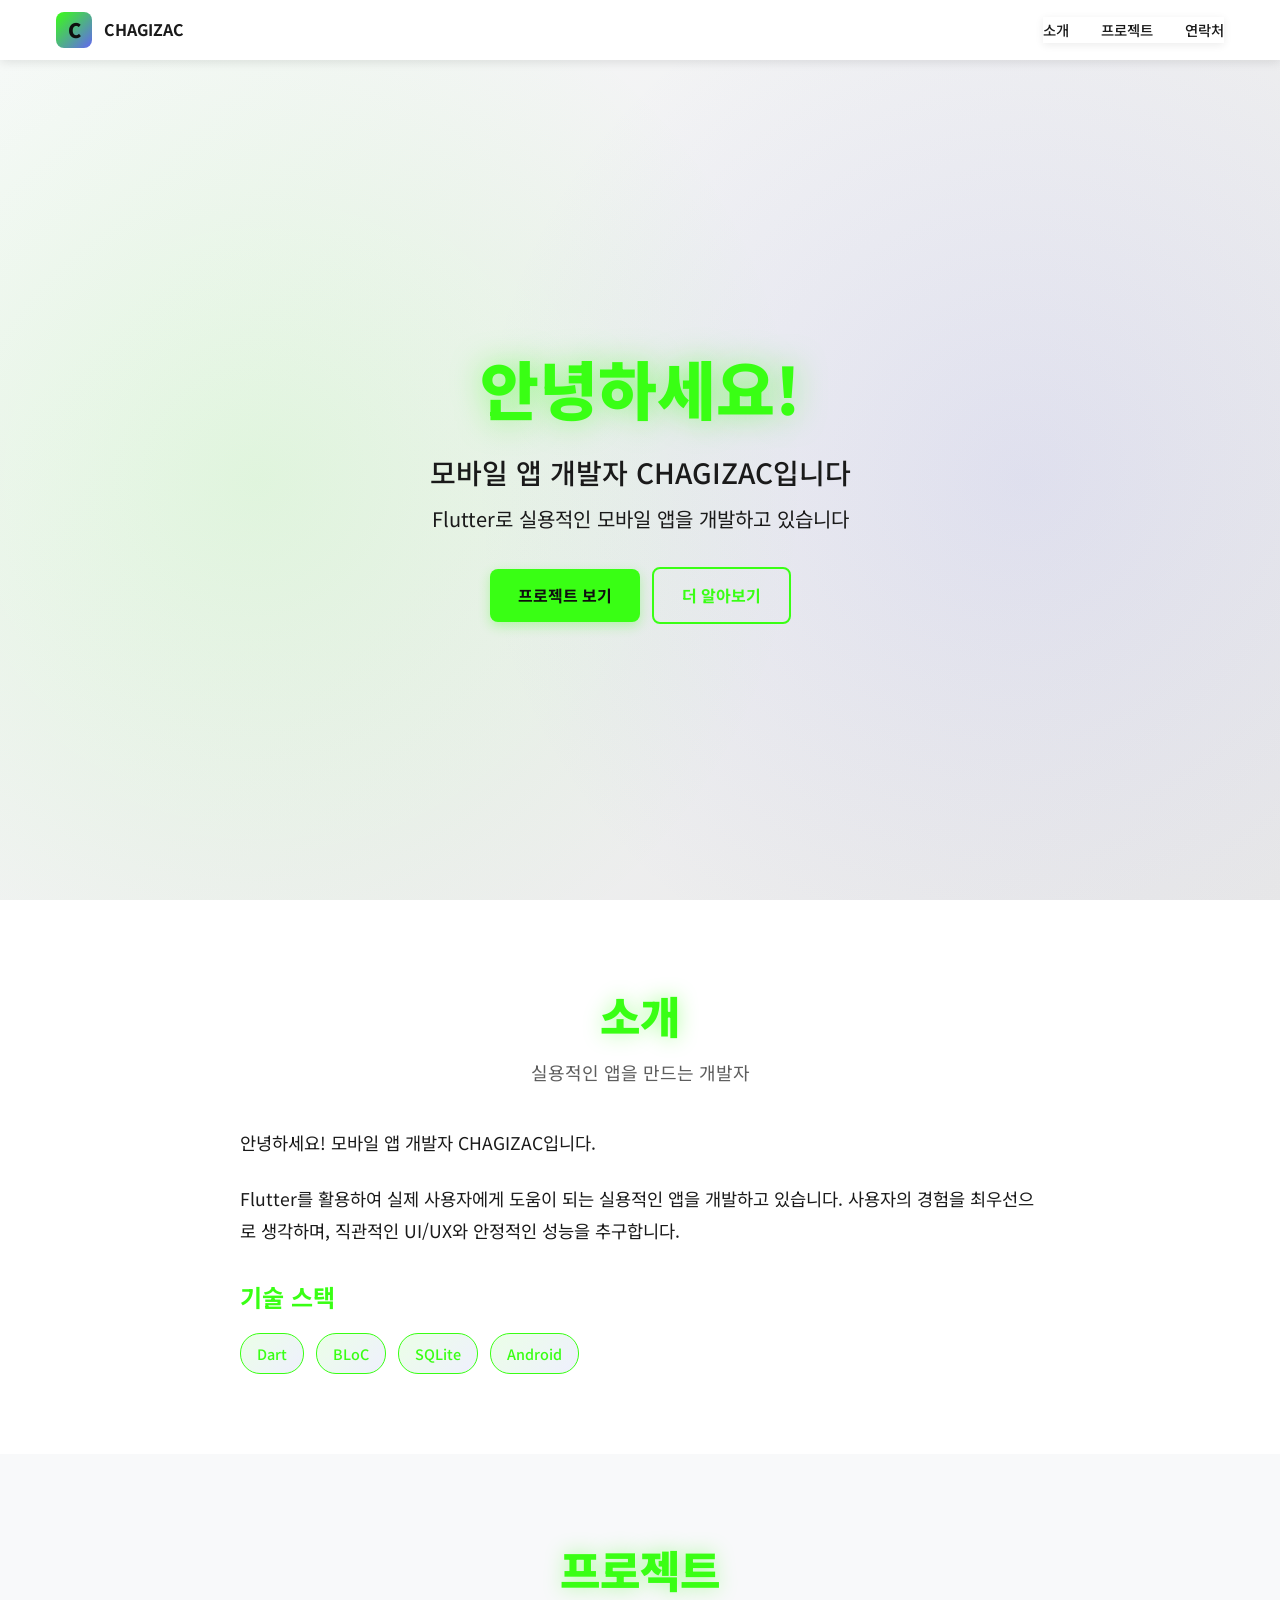
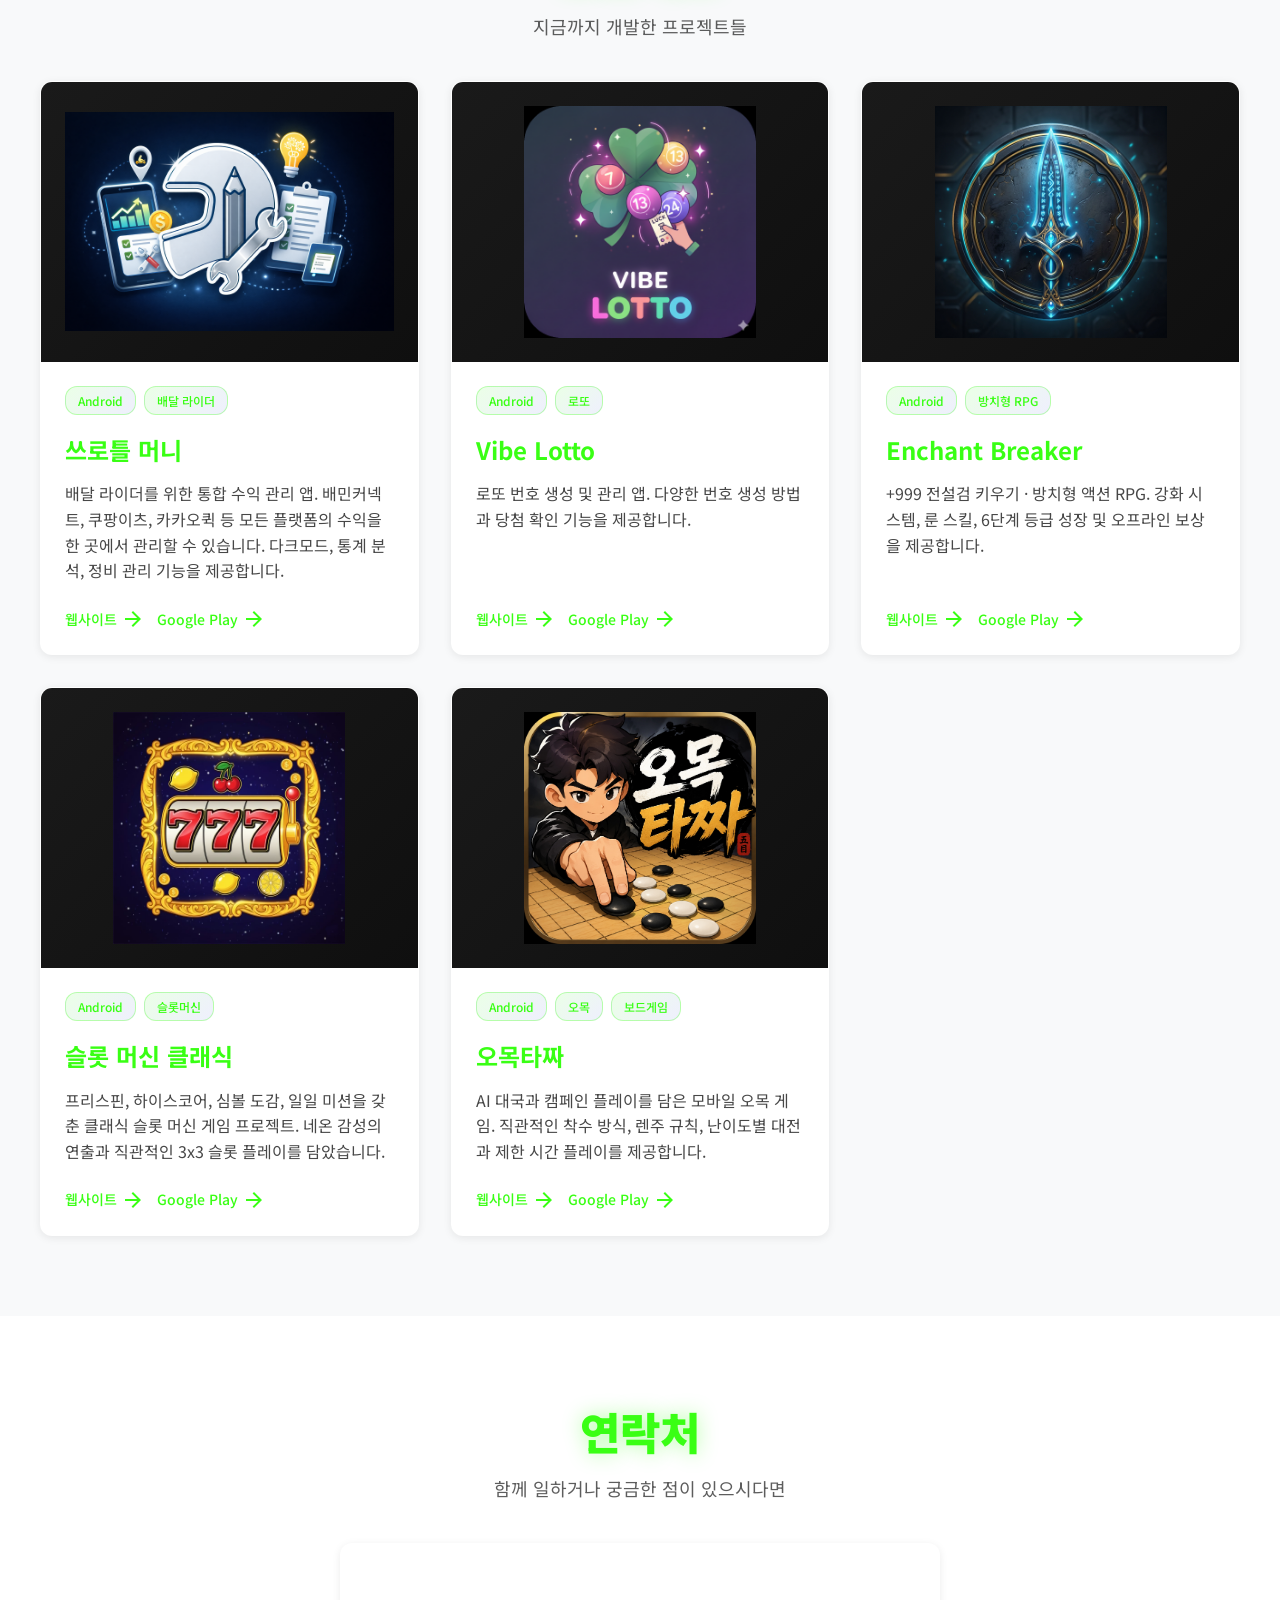
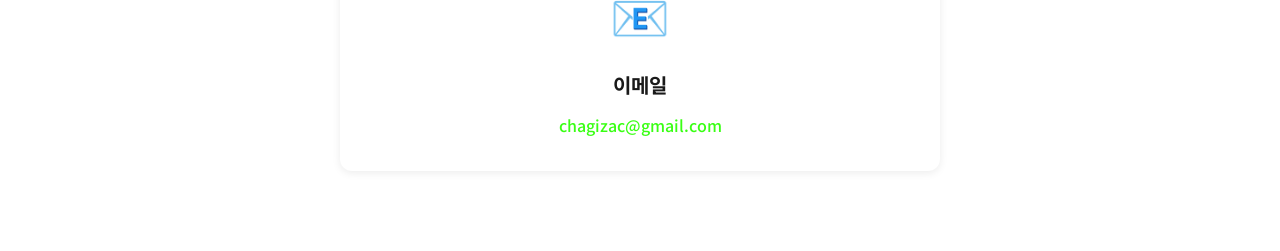
<file: index.html>
<!DOCTYPE html>
<html lang="ko">
<head>
  <meta charset="UTF-8">
  <meta name="viewport" content="width=device-width, initial-scale=1.0">
  <title>CHAGIZAC - 모바일 앱 개발자 포트폴리오 | Flutter, Android</title>
  <meta name="description" content="CHAGIZAC(채기자) - Flutter 전문 모바일 앱 개발자. 쓰로틀 머니, Vibe Lotto, Enchant Breaker, 슬롯 머신 클래식, 오목타짜 등 실용적인 안드로이드 앱을 개발합니다. 기술 스택: Flutter, Dart, BLoC, SQLite.">
  <meta name="keywords" content="CHAGIZAC, 채기자, 모바일 앱 개발자, Flutter 개발자, 안드로이드 개발자, 포트폴리오, 쓰로틀 머니, Vibe Lotto, Enchant Breaker, 슬롯 머신 클래식, 오목타짜, 앱 개발, Flutter, Dart">
  <meta name="author" content="CHAGIZAC">
  <meta name="robots" content="index, follow">
  <meta name="googlebot" content="index, follow">
  <meta name="language" content="Korean">
  <meta name="distribution" content="global">
  <meta name="rating" content="general">

  <!-- Canonical URL -->
  <link rel="canonical" href="https://chagizac.github.io/">

  <!-- Open Graph -->
  <meta property="og:title" content="CHAGIZAC - 모바일 앱 개발자 포트폴리오">
  <meta property="og:description" content="Flutter 전문 모바일 앱 개발자 CHAGIZAC의 프로젝트 포트폴리오. 쓰로틀 머니, Vibe Lotto, Enchant Breaker, 슬롯 머신 클래식, 오목타짜 등 실용적인 앱을 개발합니다.">
  <meta property="og:type" content="website">
  <meta property="og:url" content="https://chagizac.github.io/">
  <meta property="og:image" content="https://chagizac.github.io/assets/images/og-image.png">
  <meta property="og:image:width" content="1200">
  <meta property="og:image:height" content="630">
  <meta property="og:site_name" content="CHAGIZAC Portfolio">
  <meta property="og:locale" content="ko_KR">

  <!-- Twitter Card -->
  <meta name="twitter:card" content="summary_large_image">
  <meta name="twitter:title" content="CHAGIZAC - 모바일 앱 개발자 포트폴리오">
  <meta name="twitter:description" content="Flutter 전문 모바일 앱 개발자 CHAGIZAC의 프로젝트 포트폴리오. 쓰로틀 머니, Vibe Lotto, Enchant Breaker, 슬롯 머신 클래식, 오목타짜 등">
  <meta name="twitter:image" content="https://chagizac.github.io/assets/images/og-image.png">
  <meta name="twitter:domain" content="chagizac.github.io">

  <!-- JSON-LD Structured Data -->
  <script type="application/ld+json">
  {
    "@context": "https://schema.org",
    "@type": "Person",
    "name": "CHAGIZAC",
    "alternateName": "채기자",
    "description": "Flutter 전문 모바일 앱 개발자",
    "url": "https://chagizac.github.io/",
    "email": "chagizac@gmail.com",
    "sameAs": [
      "https://github.com/chagizac"
    ],
    "jobTitle": "Mobile App Developer",
    "knowsAbout": ["Flutter", "Dart", "BLoC", "SQLite", "Android", "Mobile App Development"],
    "worksFor": {
      "@type": "Organization",
      "name": "Freelance"
    },
    "alumniOf": "Computer Science",
    "hasOccupation": {
      "@type": "Occupation",
      "name": "Software Developer",
      "description": "모바일 앱 개발 및 설계"
    },
    "makesOffer": [
      {
        "@type": "Offer",
        "name": "쓰로틀 머니",
        "description": "배달 라이더를 위한 통합 수익 관리 앱",
        "url": "https://chagizac.github.io/Throttle-Money/"
      },
      {
        "@type": "Offer",
        "name": "Vibe Lotto",
        "description": "로또 번호 생성 및 관리 앱",
        "url": "https://chagizac.github.io/vibe-lotto/"
      },
      {
        "@type": "Offer",
        "name": "Enchant Breaker",
        "description": "+999 전설검 키우기 · 방치형 액션 RPG",
        "url": "https://chagizac.github.io/enchant-breaker/"
      },
      {
        "@type": "Offer",
        "name": "슬롯 머신 클래식",
        "description": "프리스핀, 도감, 하이스코어, 일일 미션을 담은 슬롯 머신 게임 프로젝트",
        "url": "https://chagizac.github.io/slotmachine-classic/"
      },
      {
        "@type": "Offer",
        "name": "오목타짜",
        "description": "AI 대국과 캠페인 플레이를 담은 모바일 오목 게임",
        "url": "https://chagizac.github.io/OmokTazza/"
      }
    ]
  }
  </script>

  <!-- JSON-LD WebSite -->
  <script type="application/ld+json">
  {
    "@context": "https://schema.org",
    "@type": "WebSite",
    "name": "CHAGIZAC Portfolio",
    "alternateName": "채기자 포트폴리오",
    "url": "https://chagizac.github.io/",
    "description": "모바일 앱 개발자 CHAGIZAC의 프로젝트 포트폴리오",
    "inLanguage": "ko-KR",
    "potentialAction": {
      "@type": "SearchAction",
      "target": "https://chagizac.github.io/?search={search_term_string}",
      "query-input": "required name=search_term_string"
    }
  }
  </script>

  <!-- JSON-LD BreadcrumbList -->
  <script type="application/ld+json">
  {
    "@context": "https://schema.org",
    "@type": "BreadcrumbList",
    "itemListElement": [
      {
        "@type": "ListItem",
        "position": 1,
        "name": "홈",
        "item": "https://chagizac.github.io/"
      },
      {
        "@type": "ListItem",
        "position": 2,
        "name": "프로젝트",
        "item": "https://chagizac.github.io/#projects"
      }
    ]
  }
  </script>

  <!-- Preconnect -->
  <link rel="preconnect" href="https://fonts.googleapis.com">
  <link rel="preconnect" href="https://fonts.gstatic.com" crossorigin>

  <!-- Stylesheets -->
  <link rel="stylesheet" href="./assets/css/styles.css">
  <link href="https://fonts.googleapis.com/css2?family=Noto+Sans+KR:wght@400;500;700;900&display=swap" rel="stylesheet" media="print" onload="this.media='all'">
  <noscript><link href="https://fonts.googleapis.com/css2?family=Noto+Sans+KR:wght@400;500;700;900&display=swap" rel="stylesheet"></noscript>

  <!-- Favicon -->
  <link rel="icon" type="image/svg+xml" href="./assets/images/favicon.svg">
  <link rel="icon" type="image/png" sizes="32x32" href="./assets/images/favicon-32x32.png">
  <link rel="icon" type="image/png" sizes="16x16" href="./assets/images/favicon-16x16.png">
  <link rel="apple-touch-icon" sizes="180x180" href="./assets/images/apple-touch-icon.png">
</head>
<body class="font-sans">
  <!-- 네비게이션 -->
  <nav class="nav">
    <div class="nav-container">
      <div class="nav-brand">
        <span class="nav-logo">C</span>
        <span class="nav-title">CHAGIZAC</span>
      </div>
      <button class="nav-toggle" id="nav-toggle" aria-label="메뉴">
        <span></span>
        <span></span>
        <span></span>
      </button>
      <ul class="nav-menu" id="nav-menu">
        <li><a href="#about" class="nav-link">소개</a></li>
        <li><a href="#projects" class="nav-link">프로젝트</a></li>
        <li><a href="#contact" class="nav-link">연락처</a></li>
      </ul>
    </div>
  </nav>

  <!-- 1. 히어로 섹션 -->
  <section id="hero" class="hero">
    <div class="hero-bg"></div>
    <div class="hero-content">
      <h1 class="hero-title">안녕하세요!</h1>
      <p class="hero-subtitle">모바일 앱 개발자 CHAGIZAC입니다</p>
      <p class="hero-description">Flutter로 실용적인 모바일 앱을 개발하고 있습니다</p>
      <div class="hero-buttons">
        <a href="#projects" class="btn btn-primary">프로젝트 보기</a>
        <a href="#about" class="btn btn-secondary">더 알아보기</a>
      </div>
    </div>
  </section>

  <!-- 2. 소개 섹션 -->
  <section id="about" class="section">
    <div class="container">
      <h2 class="section-title">소개</h2>
      <p class="section-subtitle">실용적인 앱을 만드는 개발자</p>
      <div class="about-content">
        <div class="about-text">
          <p>안녕하세요! 모바일 앱 개발자 CHAGIZAC입니다.</p>
          <p>Flutter를 활용하여 실제 사용자에게 도움이 되는 실용적인 앱을 개발하고 있습니다. 사용자의 경험을 최우선으로 생각하며, 직관적인 UI/UX와 안정적인 성능을 추구합니다.</p>
          <div class="tech-stack">
            <h3 class="tech-title">기술 스택</h3>
            <div class="tech-tags">
              <span class="tech-tag">Dart</span>
              <span class="tech-tag">BLoC</span>
              <span class="tech-tag">SQLite</span>
              <span class="tech-tag">Android</span>
            </div>
          </div>
        </div>
      </div>
    </div>
  </section>

  <!-- 3. 프로젝트 섹션 -->
  <section id="projects" class="section section-alt">
    <div class="container">
      <h2 class="section-title">프로젝트</h2>
      <p class="section-subtitle">지금까지 개발한 프로젝트들</p>
      <div class="project-grid">
        
        <!-- 프로젝트 카드 1: 쓰로틀 머니 -->
        <article class="project-card" data-project="throttlemoney">
          <div class="project-image">
            <img src="./쓰로틀머니.png" alt="쓰로틀 머니" class="project-thumb">
            <div class="project-overlay">
              <a href="https://chagizac.github.io/Throttle-Money/" class="btn btn-primary" target="_blank" rel="noopener">자세히 보기</a>
            </div>
          </div>
          <div class="project-content">
            <div class="project-tags">
              <span class="tag">Android</span>
              <span class="tag">배달 라이더</span>
            </div>
            <h3 class="project-title">쓰로틀 머니</h3>
            <p class="project-description">배달 라이더를 위한 통합 수익 관리 앱. 배민커넥트, 쿠팡이츠, 카카오퀵 등 모든 플랫폼의 수익을 한 곳에서 관리할 수 있습니다. 다크모드, 통계 분석, 정비 관리 기능을 제공합니다.</p>
            <div class="project-links">
              <a href="https://chagizac.github.io/Throttle-Money/" class="project-link" target="_blank" rel="noopener">
                <span>웹사이트</span>
                <svg width="16" height="16" viewBox="0 0 16 16" fill="currentColor">
                  <path d="M8 0L6.59 1.41L12.17 7H0V9H12.17L6.59 14.59L8 16L16 8L8 0Z"/>
                </svg>
              </a>
              <a href="https://play.google.com/store/apps/details?id=com.jayem.throttlemoney" class="project-link" target="_blank" rel="noopener">
                <span>Google Play</span>
                <svg width="16" height="16" viewBox="0 0 16 16" fill="currentColor">
                  <path d="M8 0L6.59 1.41L12.17 7H0V9H12.17L6.59 14.59L8 16L16 8L8 0Z"/>
                </svg>
              </a>
            </div>
          </div>
        </article>

        <!-- 프로젝트 카드 2: Vibe Lotto -->
        <article class="project-card" data-project="vibelotto">
          <div class="project-image">
            <img src="./바이브로또.png" alt="Vibe Lotto" class="project-thumb">
            <div class="project-overlay">
              <a href="https://chagizac.github.io/vibe-lotto/" class="btn btn-primary" target="_blank" rel="noopener">자세히 보기</a>
            </div>
          </div>
          <div class="project-content">
            <div class="project-tags">
              <span class="tag">Android</span>
              <span class="tag">로또</span>
            </div>
            <h3 class="project-title">Vibe Lotto</h3>
            <p class="project-description">로또 번호 생성 및 관리 앱. 다양한 번호 생성 방법과 당첨 확인 기능을 제공합니다.</p>
            <div class="project-links">
              <a href="https://chagizac.github.io/vibe-lotto/" class="project-link" target="_blank" rel="noopener">
                <span>웹사이트</span>
                <svg width="16" height="16" viewBox="0 0 16 16" fill="currentColor">
                  <path d="M8 0L6.59 1.41L12.17 7H0V9H12.17L6.59 14.59L8 16L16 8L8 0Z"/>
                </svg>
              </a>
              <a href="https://play.google.com/store/apps/details?id=com.jayem.vibelotto" class="project-link" target="_blank" rel="noopener">
                <span>Google Play</span>
                <svg width="16" height="16" viewBox="0 0 16 16" fill="currentColor">
                  <path d="M8 0L6.59 1.41L12.17 7H0V9H12.17L6.59 14.59L8 16L16 8L8 0Z"/>
                </svg>
              </a>
            </div>
          </div>
        </article>

        <!-- 프로젝트 카드 3: Enchant Breaker -->
        <article class="project-card" data-project="enchantbreaker">
          <div class="project-image">
            <img src="./assets/images/enchantbreaker-icon.png" alt="Enchant Breaker" class="project-thumb">
            <div class="project-overlay">
              <a href="https://chagizac.github.io/enchant-breaker/" class="btn btn-primary" target="_blank" rel="noopener">자세히 보기</a>
            </div>
          </div>
          <div class="project-content">
            <div class="project-tags">
              <span class="tag">Android</span>
              <span class="tag">방치형 RPG</span>
            </div>
            <h3 class="project-title">Enchant Breaker</h3>
            <p class="project-description">+999 전설검 키우기 · 방치형 액션 RPG. 강화 시스템, 룬 스킬, 6단계 등급 성장 및 오프라인 보상을 제공합니다.</p>
            <div class="project-links">
              <a href="https://chagizac.github.io/enchant-breaker/" class="project-link" target="_blank" rel="noopener">
                <span>웹사이트</span>
                <svg width="16" height="16" viewBox="0 0 16 16" fill="currentColor">
                  <path d="M8 0L6.59 1.41L12.17 7H0V9H12.17L6.59 14.59L8 16L16 8L8 0Z"/>
                </svg>
              </a>
              <a href="https://play.google.com/store/apps/details?id=com.jayem.enchantbreaker" class="project-link" target="_blank" rel="noopener">
                <span>Google Play</span>
                <svg width="16" height="16" viewBox="0 0 16 16" fill="currentColor">
                  <path d="M8 0L6.59 1.41L12.17 7H0V9H12.17L6.59 14.59L8 16L16 8L8 0Z"/>
                </svg>
              </a>
            </div>
          </div>
        </article>

        <!-- 프로젝트 카드 4: 슬롯 머신 클래식 -->
        <article class="project-card" data-project="slotmachine-classic">
          <div class="project-image">
            <img src="./assets/images/slotmachine-classic-icon.jpg" alt="슬롯 머신 클래식" class="project-thumb">
            <div class="project-overlay">
              <a href="https://chagizac.github.io/slotmachine-classic/" class="btn btn-primary" target="_blank" rel="noopener">자세히 보기</a>
            </div>
          </div>
          <div class="project-content">
            <div class="project-tags">
              <span class="tag">Android</span>
              <span class="tag">슬롯머신</span>
            </div>
            <h3 class="project-title">슬롯 머신 클래식</h3>
            <p class="project-description">프리스핀, 하이스코어, 심볼 도감, 일일 미션을 갖춘 클래식 슬롯 머신 게임 프로젝트. 네온 감성의 연출과 직관적인 3x3 슬롯 플레이를 담았습니다.</p>
            <div class="project-links">
              <a href="https://chagizac.github.io/slotmachine-classic/" class="project-link" target="_blank" rel="noopener">
                <span>웹사이트</span>
                <svg width="16" height="16" viewBox="0 0 16 16" fill="currentColor">
                  <path d="M8 0L6.59 1.41L12.17 7H0V9H12.17L6.59 14.59L8 16L16 8L8 0Z"/>
                </svg>
              </a>
              <a href="https://play.google.com/store/apps/details?id=com.jayem.slot_machine_classic" class="project-link" target="_blank" rel="noopener">
                <span>Google Play</span>
                <svg width="16" height="16" viewBox="0 0 16 16" fill="currentColor">
                  <path d="M8 0L6.59 1.41L12.17 7H0V9H12.17L6.59 14.59L8 16L16 8L8 0Z"/>
                </svg>
              </a>
            </div>
          </div>
        </article>

        <!-- 프로젝트 카드 5: 오목타짜 -->
        <article class="project-card" data-project="omoktazza">
          <div class="project-image">
            <img src="./assets/images/omoktazza-icon.jpg" alt="오목타짜" class="project-thumb">
            <div class="project-overlay">
              <a href="https://chagizac.github.io/OmokTazza/" class="btn btn-primary" target="_blank" rel="noopener">자세히 보기</a>
            </div>
          </div>
          <div class="project-content">
            <div class="project-tags">
              <span class="tag">Android</span>
              <span class="tag">오목</span>
              <span class="tag">보드게임</span>
            </div>
            <h3 class="project-title">오목타짜</h3>
            <p class="project-description">AI 대국과 캠페인 플레이를 담은 모바일 오목 게임. 직관적인 착수 방식, 렌주 규칙, 난이도별 대전과 제한 시간 플레이를 제공합니다.</p>
            <div class="project-links">
              <a href="https://chagizac.github.io/OmokTazza/" class="project-link" target="_blank" rel="noopener">
                <span>웹사이트</span>
                <svg width="16" height="16" viewBox="0 0 16 16" fill="currentColor">
                  <path d="M8 0L6.59 1.41L12.17 7H0V9H12.17L6.59 14.59L8 16L16 8L8 0Z"/>
                </svg>
              </a>
              <a href="https://play.google.com/store/apps/details?id=com.jayem.omoktazza" class="project-link" target="_blank" rel="noopener">
                <span>Google Play</span>
                <svg width="16" height="16" viewBox="0 0 16 16" fill="currentColor">
                  <path d="M8 0L6.59 1.41L12.17 7H0V9H12.17L6.59 14.59L8 16L16 8L8 0Z"/>
                </svg>
              </a>
            </div>
          </div>
        </article>

      </div>
    </div>
  </section>

  <!-- 4. 연락처 섹션 -->
  <section id="contact" class="section">
    <div class="container">
      <h2 class="section-title">연락처</h2>
      <p class="section-subtitle">함께 일하거나 궁금한 점이 있으시다면</p>
      <div class="contact-content">
        <div class="contact-card">
          <div class="contact-icon">📧</div>
          <h3 class="contact-title">이메일</h3>
          <a href="mailto:chagizac@gmail.com" class="contact-link">chagizac@gmail.com</a>
        </div>
</file>
<file: assets/css/styles.css>
/* Google Fonts Import */
@import url('https://fonts.googleapis.com/css2?family=Noto+Sans+KR:wght@400;500;700;900&display=swap');

/* CSS Variables */
:root {
  --primary: #39FF14;
  --primary-hover: #32CC11;
  --secondary: #6366F1;
  --secondary-hover: #4F46E5;
  --bg-light: #FFFFFF;
  --bg-dark: #0F0F0F;
  --bg-secondary-light: #F8F9FA;
  --bg-secondary-dark: #1A1A1A;
  --bg-card-light: #FFFFFF;
  --bg-card-dark: #1A1A1A;
  --text-light: #1A1A1A;
  --text-dark: #E0E0E0;
  --text-secondary-light: #666666;
  --text-secondary-dark: #A0A0A0;
  --border-light: #E0E0E0;
  --border-dark: #2A2A2A;
  --shadow-light: rgba(0, 0, 0, 0.08);
  --shadow-dark: rgba(0, 0, 0, 0.2);
  --nav-height: 60px;
}

/* Firefox-specific fixes */
@supports (-moz-appearance: none) {
  :root {
    --nav-height: 60px;
  }
}

/* Reset & Base Styles */
* {
  box-sizing: border-box;
  margin: 0;
  padding: 0;
}

html {
  scroll-behavior: smooth;
}

body {
  font-family: 'Noto Sans KR', -apple-system, BlinkMacSystemFont, 'Segoe UI', 'Apple SD Gothic Neo', 'Malgun Gothic', 'Malgun Gothic UI', sans-serif;
  line-height: 1.6;
  color: var(--text-light);
  background-color: var(--bg-light);
  transition: background-color 0.3s ease, color 0.3s ease;
  overflow-x: hidden;
  padding-top: 60px;
  padding-top: var(--nav-height);
}

/* Dark Mode Styles */
@media (prefers-color-scheme: dark) {
  body {
    background-color: var(--bg-dark);
    color: var(--text-dark);
  }
  
  .card,
  .nav-menu,
  .project-card,
  .contact-card {
    background-color: var(--bg-card-dark);
    border-color: var(--border-dark);
    box-shadow: 0 2px 8px var(--shadow-dark);
  }
  
  .card:hover,
  .project-card:hover,
  .contact-card:hover {
    border-color: var(--primary);
    box-shadow: 0 4px 12px rgba(57, 255, 20, 0.15);
  }
}

/* Light Mode Styles */
@media (prefers-color-scheme: light) {
  body {
    background-color: var(--bg-light);
    color: var(--text-light);
  }
  
  .card,
  .nav-menu,
  .project-card,
  .contact-card {
    background-color: var(--bg-card-light);
    border-color: var(--border-light);
    box-shadow: 0 2px 8px var(--shadow-light);
  }
  
  .card:hover,
  .project-card:hover,
  .contact-card:hover {
    border-color: var(--primary);
    box-shadow: 0 4px 12px rgba(57, 255, 20, 0.15);
  }
}

/* Navigation */
.nav {
  position: fixed;
  top: 0;
  left: 0;
  right: 0;
  height: var(--nav-height);
  background-color: var(--bg-dark);
  z-index: 1000;
  box-shadow: 0 2px 10px rgba(0, 0, 0, 0.3);
  transition: background-color 0.3s ease;
}

@media (prefers-color-scheme: light) {
  .nav {
    background-color: rgba(255, 255, 255, 0.95);
    box-shadow: 0 2px 10px rgba(0, 0, 0, 0.1);
  }
}

.nav-container {
  max-width: 1200px;
  margin: 0 auto;
  padding: 0 1rem;
  height: 100%;
  display: flex;
  align-items: center;
  justify-content: space-between;
}

.nav-brand {
  display: flex;
  align-items: center;
  gap: 0.75rem;
}

.nav-logo {
  width: 36px;
  height: 36px;
  background: linear-gradient(135deg, var(--primary), var(--secondary));
  border-radius: 8px;
  display: flex;
  align-items: center;
  justify-content: center;
  font-weight: 900;
  font-size: 1.25rem;
  color: var(--bg-dark);
}

.nav-title {
  font-weight: 700;
  font-size: 1rem;
  color: var(--text-light);
}

@media (prefers-color-scheme: dark) {
  .nav-title {
    color: var(--text-dark);
  }
}

.nav-toggle {
  display: none;
  flex-direction: column;
  justify-content: space-around;
  width: 30px;
  height: 24px;
  background: transparent;
  border: none;
  cursor: pointer;
  padding: 0;
  z-index: 10;
}

.nav-toggle span {
  width: 100%;
  height: 2px;
  background-color: var(--primary);
  transition: all 0.3s linear;
  transform-origin: center;
}

.nav-menu {
  display: flex;
  gap: 2rem;
  align-items: center;
  list-style: none;
}

.nav-link {
  color: var(--text-light);
  text-decoration: none;
  font-weight: 500;
  font-size: 0.9rem;
  transition: color 0.3s ease;
}

@media (prefers-color-scheme: dark) {
  .nav-link {
    color: var(--text-dark);
  }
}

.nav-link:hover {
  color: var(--primary);
}

/* Mobile Navigation */
@media (max-width: 768px) {
  .nav-toggle {
    display: flex;
  }
  
  .nav-menu {
    position: fixed;
    top: var(--nav-height);
    left: 0;
    right: 0;
    flex-direction: column;
    align-items: stretch;
    padding: 1rem;
    gap: 0.5rem;
    transform: translateX(-100%);
    transition: transform 0.3s ease;
    box-shadow: 0 4px 20px rgba(0, 0, 0, 0.3);
  }
  
  .nav-menu.active {
    transform: translateX(0);
  }
  
  .nav-link {
    padding: 0.75rem 1rem;
    border-radius: 6px;
    text-align: center;
  }
}

/* Hero Section */
.hero {
  position: relative;
  min-height: calc(100vh - 60px);
  min-height: calc(100vh - var(--nav-height));
  display: flex;
  align-items: center;
  justify-content: center;
  background: linear-gradient(135deg, var(--bg-dark) 0%, #1a1a2e 100%);
  overflow: hidden;
}

/* Firefox-specific height fix */
@supports (-moz-appearance: none) {
  .hero {
    min-height: calc(100vh - 60px);
  }
}

@media (prefers-color-scheme: light) {
  .hero {
    background: linear-gradient(135deg, var(--bg-secondary-light) 0%, #e8e8e8 100%);
  }
}

.hero-bg {
  position: absolute;
  top: 0;
  left: 0;
  right: 0;
  bottom: 0;
  background: radial-gradient(circle at 20% 50%, rgba(57, 255, 20, 0.1) 0%, transparent 50%),
              radial-gradient(circle at 80% 50%, rgba(99, 102, 241, 0.1) 0%, transparent 50%);
  animation: pulse 8s ease-in-out infinite;
  z-index: 0;
  pointer-events: none;
}

@keyframes pulse {
  0%, 100% { opacity: 1; }
  50% { opacity: 0.7; }
}

/* Firefox animation fix */
@supports (-moz-appearance: none) {
  .hero-bg {
    -moz-animation: pulse 8s ease-in-out infinite;
  }
}

.hero-content {
  position: relative;
  z-index: 2;
  text-align: center;
  padding: 2rem 1rem;
  max-width: 800px;
  display: flex;
  flex-direction: column;
  align-items: center;
  justify-content: center;
  width: 100%;
  pointer-events: auto;
}

/* Firefox flexbox fix */
@supports (-moz-appearance: none) {
  .hero-content {
    -moz-box-orient: vertical;
    -moz-box-direction: normal;
  }
}

.hero-title {
  font-size: 2.5rem;
  font-weight: 900;
  margin-bottom: 0.75rem;
  color: var(--primary);
  opacity: 1;
  text-shadow: 0 0 30px rgba(57, 255, 20, 0.5);
}

@media (min-width: 480px) {
  .hero-title {
    font-size: 3rem;
  }
}

@media (min-width: 768px) {
  .hero-title {
    font-size: 3.5rem;
  }
}

@media (min-width: 1024px) {
  .hero-title {
    font-size: 4rem;
  }
}

.hero-subtitle {
  font-size: 1.25rem;
  font-weight: 500;
  margin-bottom: 0.5rem;
  opacity: 1;
  color: var(--text-light);
}

@media (prefers-color-scheme: dark) {
  .hero-subtitle {
    color: var(--text-dark);
  }
}

@media (min-width: 480px) {
  .hero-subtitle {
    font-size: 1.5rem;
  }
}

@media (min-width: 768px) {
  .hero-subtitle {
    font-size: 1.75rem;
  }
}

.hero-description {
  font-size: 1rem;
  margin-bottom: 2rem;
  opacity: 1;
  color: var(--text-light);
}

@media (prefers-color-scheme: dark) {
  .hero-description {
    color: var(--text-dark);
  }
}

@media (min-width: 480px) {
  .hero-description {
    font-size: 1.125rem;
  }
}

@media (min-width: 768px) {
  .hero-description {
    font-size: 1.25rem;
  }
}

.hero-buttons {
  display: flex;
  flex-direction: column;
  gap: 0.75rem;
  align-items: center;
  justify-content: center;
  width: 100%;
  opacity: 1;
}

@media (min-width: 480px) {
  .hero-buttons {
    flex-direction: row;
    justify-content: center;
  }
}

/* Buttons */
.btn {
  display: inline-flex;
  align-items: center;
  justify-content: center;
  padding: 0.75rem 1.5rem;
  border-radius: 8px;
  font-weight: 700;
  font-size: 0.9rem;
  text-decoration: none;
  transition: all 0.3s ease;
  cursor: pointer;
  border: none;
}

@media (min-width: 480px) {
  .btn {
    padding: 0.875rem 1.75rem;
    font-size: 1rem;
  }
}

.btn-primary {
  background-color: var(--primary);
  color: var(--bg-dark);
  box-shadow: 0 4px 12px rgba(57, 255, 20, 0.3);
}

.btn-primary:hover {
  background-color: var(--primary-hover);
  transform: translateY(-2px);
  box-shadow: 0 6px 20px rgba(57, 255, 20, 0.4);
}

.btn-secondary {
  background-color: transparent;
  color: var(--primary);
  border: 2px solid var(--primary);
}

.btn-secondary:hover {
  background-color: var(--primary);
  color: var(--bg-dark);
}

/* Section Styles */
.section {
  padding: 3rem 1rem;
}

@media (min-width: 480px) {
  .section {
    padding: 3.5rem 1.5rem;
  }
}

@media (min-width: 768px) {
  .section {
    padding: 4rem 2rem;
  }
}

@media (min-width: 1024px) {
  .section {
    padding: 5rem 2rem;
  }
}

.section-alt {
  background-color: var(--bg-secondary-dark);
}

@media (prefers-color-scheme: light) {
  .section-alt {
    background-color: var(--bg-secondary-light);
  }
}

.container {
  max-width: 1200px;
  margin: 0 auto;
}

.section-title {
  text-align: center;
  font-size: 2rem;
  font-weight: 900;
  margin-bottom: 0.5rem;
  color: var(--primary);
  text-shadow: 0 0 20px rgba(57, 255, 20, 0.4);
}

@media (min-width: 480px) {
  .section-title {
    font-size: 2.25rem;
  }
}

@media (min-width: 768px) {
  .section-title {
    font-size: 2.5rem;
  }
}

@media (min-width: 1024px) {
  .section-title {
    font-size: 2.75rem;
  }
}

.section-subtitle {
  text-align: center;
  font-size: 0.9rem;
  margin-bottom: 2rem;
  opacity: 0.7;
}

@media (min-width: 480px) {
  .section-subtitle {
    font-size: 1rem;
  }
}

@media (min-width: 768px) {
  .section-subtitle {
    font-size: 1.125rem;
    margin-bottom: 2.5rem;
  }
}

/* About Section */
.about-content {
  max-width: 800px;
  margin: 0 auto;
}

.about-text p {
  margin-bottom: 1.5rem;
  font-size: 1.1rem;
  line-height: 1.8;
}

.tech-stack {
  margin-top: 2rem;
}

.tech-title {
  font-size: 1.5rem;
  font-weight: 700;
  margin-bottom: 1rem;
  color: var(--primary);
}

.tech-tags {
  display: flex;
  flex-wrap: wrap;
  gap: 0.75rem;
}

.tech-tag {
  padding: 0.5rem 1rem;
  background: linear-gradient(135deg, rgba(57, 255, 20, 0.1), rgba(99, 102, 241, 0.1));
  border: 1px solid var(--primary);
  border-radius: 20px;
  font-weight: 500;
  font-size: 0.9rem;
  color: var(--primary);
  transition: all 0.3s ease;
}

.tech-tag:hover {
  background: linear-gradient(135deg, rgba(57, 255, 20, 0.2), rgba(99, 102, 241, 0.2));
  transform: translateY(-2px);
}

/* Project Grid */
.project-grid {
  display: grid;
  grid-template-columns: 1fr;
  gap: 2rem;
}

@media (min-width: 640px) {
  .project-grid {
    grid-template-columns: repeat(2, 1fr);
  }
}

@media (min-width: 1024px) {
  .project-grid {
    grid-template-columns: repeat(2, 1fr);
  }
}

@media (min-width: 1280px) {
  .project-grid {
    grid-template-columns: repeat(3, 1fr);
  }
}

/* Project Card */
.project-card {
  border: 1px solid transparent;
  border-radius: 12px;
  overflow: hidden;
  transition: all 0.3s ease;
  display: flex;
  flex-direction: column;
}

.project-card:hover {
  transform: translateY(-4px);
}

.project-image {
  position: relative;
  width: 100%;
  height: 200px;
  overflow: hidden;
  background: linear-gradient(135deg, var(--bg-secondary-dark), var(--bg-dark));
}

@media (min-width: 480px) {
  .project-image {
    height: 240px;
  }
}

@media (min-width: 768px) {
  .project-image {
    height: 280px;
  }
}

.project-thumb {
  width: 100%;
  height: 100%;
  object-fit: contain;
  padding: 1.5rem;
  transition: transform 0.3s ease;
}

.project-overlay {
  position: absolute;
  inset: 0;
  background: linear-gradient(135deg, rgba(0, 0, 0, 0.8), rgba(0, 0, 0, 0.6));
  display: flex;
  align-items: center;
  justify-content: center;
  opacity: 0;
  transition: opacity 0.3s ease;
}

.project-card:hover .project-overlay {
  opacity: 1;
}

.project-card:hover .project-thumb {
  transform: scale(1.05);
}

.project-content {
  padding: 1.5rem;
  flex: 1;
  display: flex;
  flex-direction: column;
}

.project-tags {
  display: flex;
  flex-wrap: wrap;
  gap: 0.5rem;
  margin-bottom: 1rem;
}

.tag {
  padding: 0.25rem 0.75rem;
  background: linear-gradient(135deg, rgba(57, 255, 20, 0.1), rgba(99, 102, 241, 0.1));
  border: 1px solid rgba(57, 255, 20, 0.3);
  border-radius: 12px;
  font-size: 0.75rem;
  font-weight: 500;
  color: var(--primary);
}

.project-title {
  font-size: 1.25rem;
  font-weight: 700;
  margin-bottom: 0.75rem;
  color: var(--primary);
}

@media (min-width: 480px) {
  .project-title {
    font-size: 1.5rem;
  }
}

.project-description {
  font-size: 0.9rem;
  line-height: 1.6;
  opacity: 0.8;
  margin-bottom: 1.5rem;
  flex: 1;
}

@media (min-width: 480px) {
  .project-description {
    font-size: 1rem;
  }
}

.project-links {
  display: flex;
  gap: 1rem;
}

.project-link {
  display: flex;
  align-items: center;
  gap: 0.5rem;
  color: var(--primary);
  text-decoration: none;
  font-weight: 500;
  font-size: 0.875rem;
  transition: color 0.3s ease;
}

.project-link:hover {
  color: var(--primary-hover);
}

.project-link svg {
  transition: transform 0.3s ease;
}

.project-link:hover svg {
  transform: translateX(3px);
}

/* Contact Section */
.contact-content {
  display: flex;
  flex-direction: column;
  gap: 1.5rem;
  max-width: 600px;
  margin: 0 auto;
}

@media (min-width: 640px) {
  .contact-content {
    flex-direction: row;
    justify-content: center;
  }
}

.contact-card {
  flex: 1;
  text-align: center;
  padding: 2rem;
  border: 1px solid transparent;
  border-radius: 12px;
  transition: all 0.3s ease;
}

.contact-icon {
  font-size: 2.5rem;
  margin-bottom: 1rem;
}

@media (min-width: 480px) {
  .contact-icon {
    font-size: 3rem;
  }
}

.contact-title {
  font-size: 1.125rem;
  font-weight: 700;
  margin-bottom: 0.75rem;
}

@media (min-width: 480px) {
  .contact-title {
    font-size: 1.25rem;
  }
}

.contact-link {
  color: var(--primary);
  text-decoration: none;
  font-weight: 500;
  transition: color 0.3s ease;
}

.contact-link:hover {
  color: var(--primary-hover);
  text-decoration: underline;
}

/* Footer */
.footer {
  padding: 2rem 1rem;
  background-color: var(--bg-secondary-dark);
  border-top: 1px solid var(--border-dark);
}

@media (prefers-color-scheme: light) {
  .footer {
    background-color: var(--bg-secondary-light);
    border-top-color: var(--border-light);
  }
}

@media (min-width: 768px) {
  .footer {
    padding: 3rem 2rem;
  }
}

.footer-content {
  display: flex;
  flex-direction: column;
  gap: 2rem;
}

@media (min-width: 768px) {
  .footer-content {
    flex-direction: row;
    justify-content: space-between;
    align-items: flex-start;
  }
}

.footer-title {
  font-size: 1.125rem;
  font-weight: 700;
  margin-bottom: 0.75rem;
  color: var(--primary);
}

.footer-text {
  font-size: 0.9rem;
  margin-bottom: 0.5rem;
  opacity: 0.9;
}

.footer-copyright {
  font-size: 0.8rem;
  opacity: 0.6;
}

/* Custom Scrollbar */
::-webkit-scrollbar {
  width: 6px;
}

::-webkit-scrollbar-track {
  background: var(--bg-secondary-dark);
}

::-webkit-scrollbar-thumb {
  background: var(--primary);
  border-radius: 3px;
}

::-webkit-scrollbar-thumb:hover {
  background: var(--primary-hover);
}

/* Print Styles */
@media print {
  .nav,
  .hero-bg,
  .btn {
    display: none;
  }
  
  body {
    background: white;
    color: black;
  }
}

/* Utility Classes */
@media (prefers-color-scheme: dark) {
  .card,
  .project-card,
  .contact-card {
    color: var(--text-dark);
  }
}

@media (prefers-color-scheme: light) {
  .card,
  .project-card,
  .contact-card {
    color: var(--text-light);
  }
}
</file>
